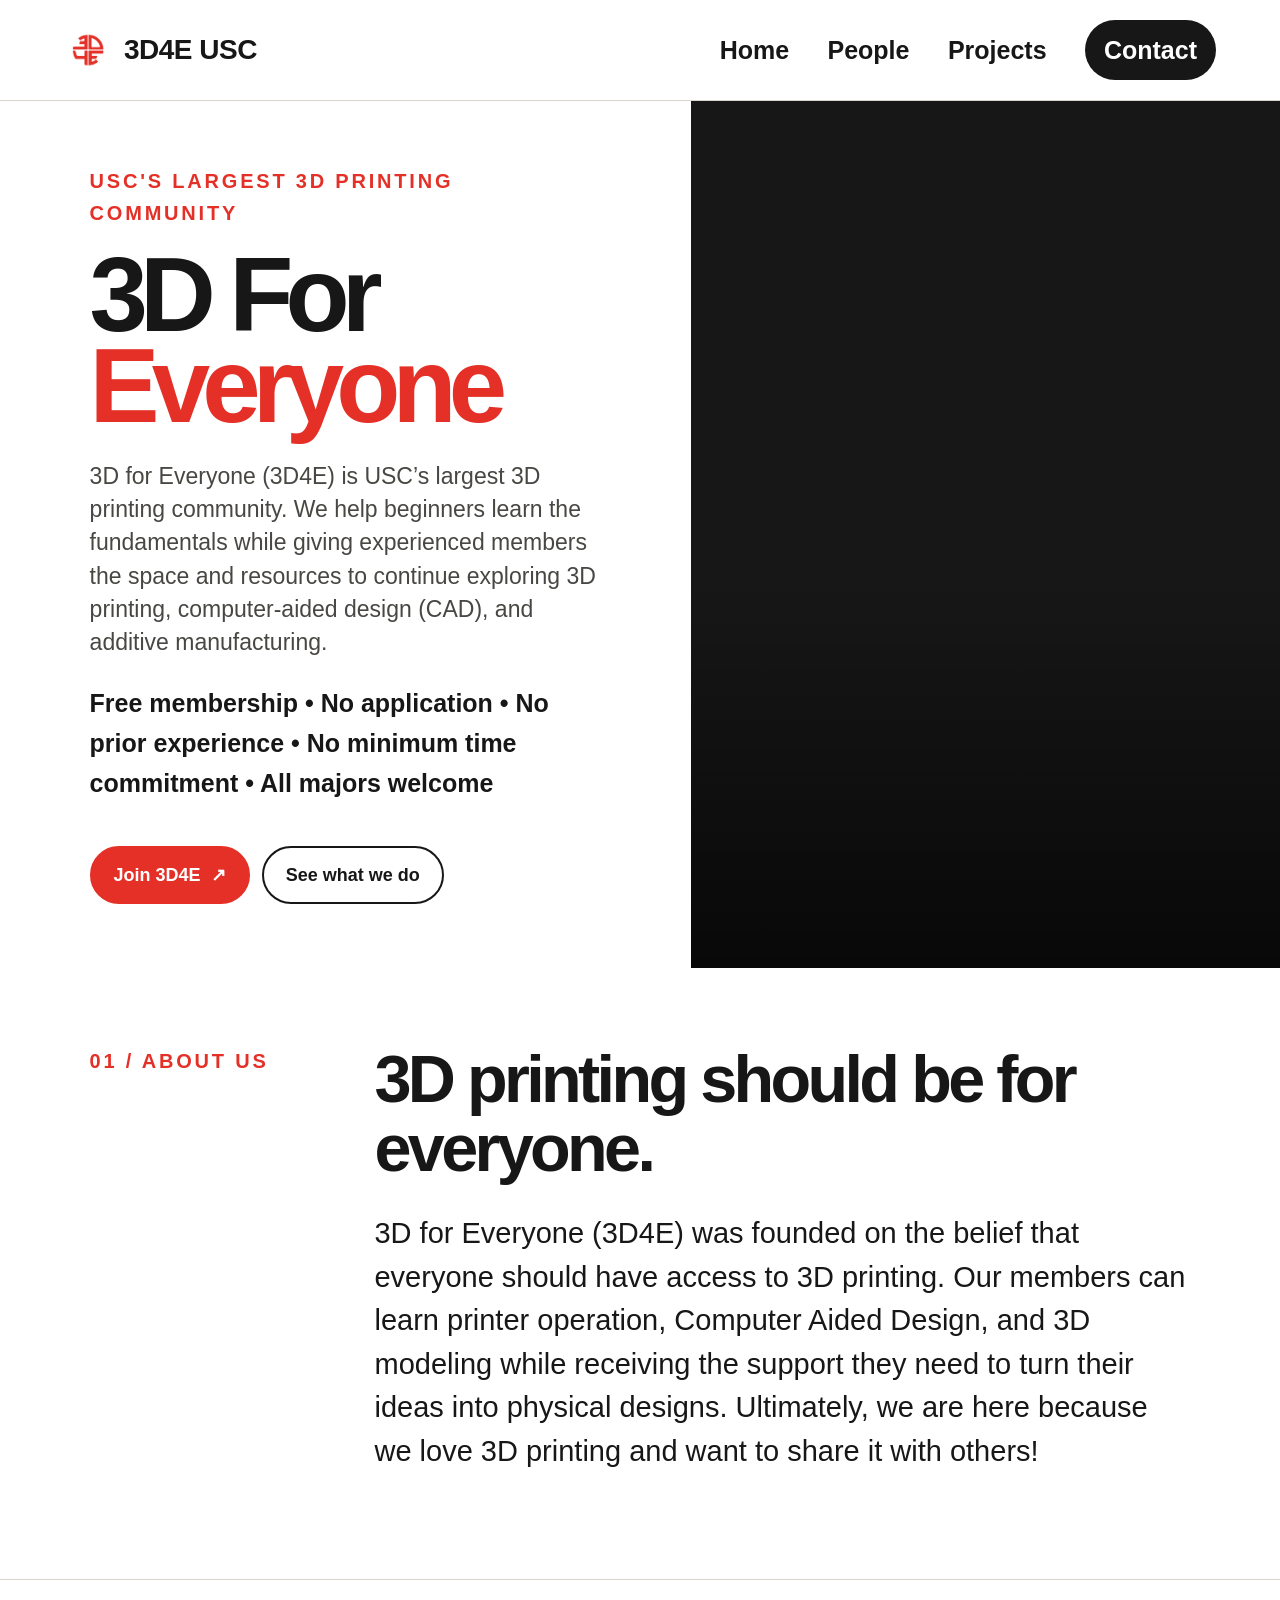
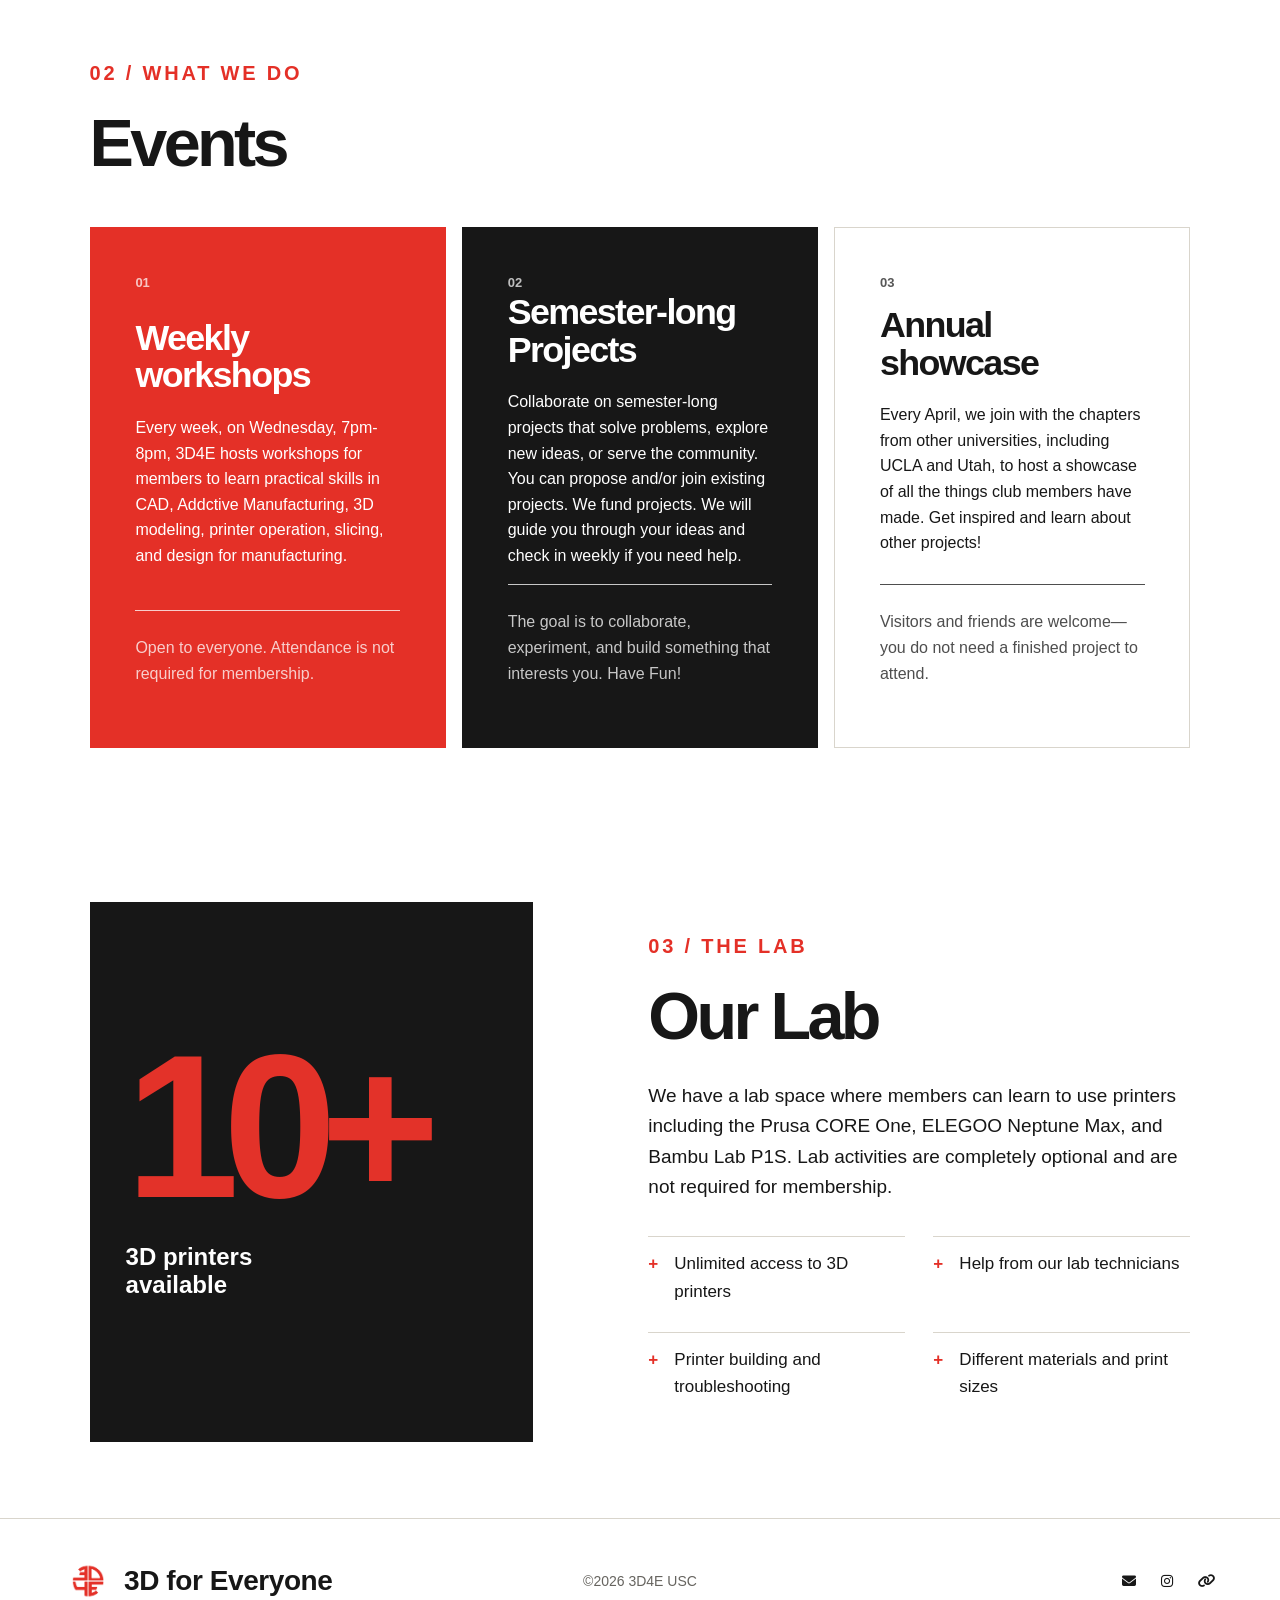
<file: index.html>
<!doctype html>
<html lang="en">

<head>
  <meta charset="utf-8">
  <meta name="viewport" content="width=device-width, initial-scale=1">
  <meta name="description"
    content="3D for Everyone at USC is an inclusive community for learning 3D printing, CAD, and additive manufacturing.">
  <title>3D for Everyone at USC</title>
  <link rel="stylesheet" href="https://cdnjs.cloudflare.com/ajax/libs/font-awesome/6.5.2/css/all.min.css">
  <link rel="stylesheet" href="styles.css">
</head>

<body>
  <header class="site-header">
    <a class="brand" href="index.html" aria-label="3D for Everyone home">
      <img class="brand-logo" src="images/logo.png" alt="3D for Everyone logo">
      <span>3D4E USC</span>
    </a>
    <nav aria-label="Main navigation">
      <a href="index.html">Home</a>
      <a href="people.html">People</a>
       <a href="index.html#projects">Projects</a>
      <a class="nav-cta" href="contact.html">Contact</a>
    </nav>
  </header>

  <main>
    <section class="hero">
      <div class="hero-copy">
        <p class="eyebrow">USC's Largest 3D printing community</p>
        <h1>3D For <span>Everyone</span></h1>
        <p class="hero-lede">
          3D for Everyone (3D4E) is USC’s largest 3D printing community. We help beginners learn the fundamentals while
          giving experienced members the space and resources to continue exploring 3D printing, computer-aided design
          (CAD), and additive manufacturing.
        </p>
        <p class="membership-line">
          Free membership • No application • No prior experience • No minimum time commitment • All majors welcome
        </p>
        <div class="button-row">
          <a class="button button-primary" href="contact.html" target="_blank"
            rel="noopener noreferrer">Join 3D4E <span aria-hidden="true">↗</span></a>
          <a class="button button-secondary" href="#what-we-do">See what we do</a>



        </div>

      </div>
      <div class="hero-art">
        <div class="hero-slideshow">
          <img src="images/club-photo-1.jpg">
          <img src="images/club-photo-2.jpg">
          <img src="images/club-photo-3.jpg">
          <img src="images/club-photo-4.jpg">
          <img src="images/club-photo-5.jpg">
          <img src="images/club-photo-6.jpg">
        </div>

      </div>
    </section>

    <section class="intro section" id="about">
      <p class="section-number">01 / About us</p>
      <div>
        <h2>3D printing should be for everyone.</h2>
        <p>
          3D for Everyone (3D4E) was founded on the belief that everyone should have access to 3D printing. Our members
          can learn printer operation, Computer Aided Design, and 3D modeling while receiving the
          support they need to turn their ideas into physical designs. Ultimately, we are here because we love 3D
          printing and want to share it with others!

        </p>

      </div>
    </section>

    <section class="section activities" id="what-we-do">
      <div class="section-heading">
        <p class="section-number">02 / What we do</p>
        <h2>Events</h2>
      </div>
      <div class="card-grid">
        <article class="info-card red-card">
          <span class="card-icon" aria-hidden="true">01</span>
          <h3>Weekly workshops</h3>
          <p>Every week,
            on Wednesday, 7pm-8pm, 3D4E hosts workshops for members to learn practical skills in CAD, Addctive
            Manufacturing, 3D modeling, printer operation, slicing, and design for manufacturing.</p>
          <p class="card-note">Open to everyone. Attendance is not required for membership.</p>
        </article>
        <article class="info-card dark-card">
          <span class="card-icon" aria-hidden="true">02</span>
          <h3>Semester-long Projects</h3>
          <p>Collaborate on semester-long projects that solve problems, explore new ideas, or serve the community. You
            can propose and/or join existing projects. We fund projects. We will guide you through your ideas and check
            in weekly if you need help. </p>
          <p class="card-note">The goal is to collaborate, experiment, and build something that interests you. Have Fun!
          </p>
        </article>
        <article class="info-card light-card">
          <span class="card-icon" aria-hidden="true">03</span>
          <h3>Annual showcase</h3>
          <p>Every April, we join with the chapters from other universities, including UCLA and Utah, to host a showcase
            of all the things club members
            have made. Get inspired and learn about other projects!
          </p>
          <p class="card-note">Visitors and friends are welcome—you do not need a finished project to attend.</p>
        </article>
      </div>
    </section>

    <section class="section lab-section">
      <div class="lab-stat">
        <strong>10+</strong>
        <span>3D printers available</span>
      </div>
      <div class="lab-copy">
        <p class="section-number">03 / The lab</p>
        <h2>Our Lab</h2>
        <p>We have a lab space where members can learn to use printers including the Prusa CORE One, ELEGOO Neptune Max,
          and Bambu Lab P1S. Lab
          activities are completely optional and are not required for membership.</p>
        <ul class="check-list">
          <li>Unlimited access to 3D printers</li>
          <li>Help from our lab technicians</li>
          <li>Printer building and troubleshooting</li>
          <li>Different materials and print sizes</li>
        </ul>
      </div>
    </section>

    <footer>
      <a class="brand footer-brand" href="index.html"><img class="brand-logo" src="images/logo.png"
          alt="3D for Everyone logo"><span>3D for
          Everyone</span></a>
      <p>©2026 3D4E USC</p>
      <div class="footer-links">
        <a href="mailto:3d4e.usc@gmail.com" aria-label="Email 3D4E">
          <i class="fa-solid fa-envelope"></i>
        </a>

        <a href="https://www.instagram.com/3d4e_usc/" target="_blank" rel="noopener noreferrer"
          aria-label="3D4E Instagram">
          <i class="fa-brands fa-instagram"></i>
        </a>

        <a href="https://linktr.ee/3d4e_at_usc" target="_blank" rel="noopener noreferrer" aria-label="3D4E Linktree">
          <i class="fa-solid fa-link"></i>
        </a>
      </div>
    </footer>
    <script>
      const slides = document.querySelectorAll(".hero-slideshow img");
      let currentSlide = 0;

      if (slides.length > 0) {
        slides[0].classList.add("active");

        setInterval(() => {
          slides[currentSlide].classList.remove("active");

          currentSlide = (currentSlide + 1) % slides.length;

          slides[currentSlide].classList.add("active");
        }, 2000);
      }
    </script>
</body>

</html>
</file>
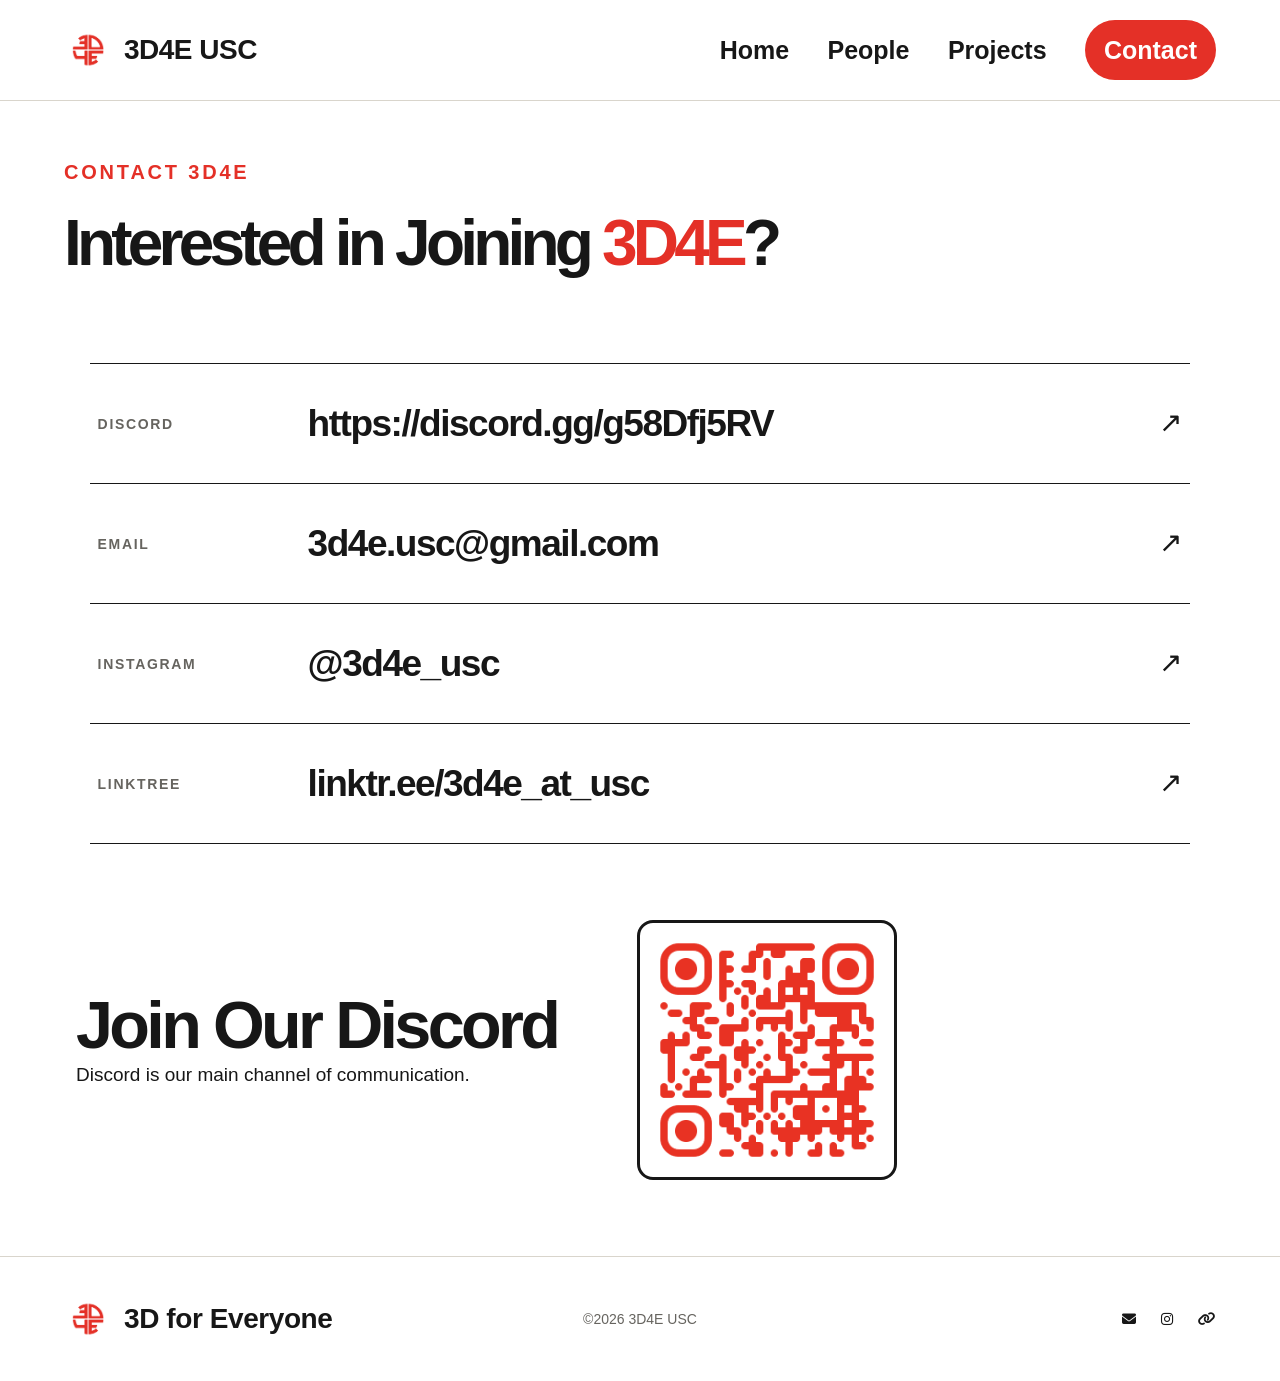
<file: contact.html>
<!doctype html>
<html lang="en">

<head>
  <meta charset="utf-8">
  <meta name="viewport" content="width=device-width, initial-scale=1">
  <meta name="description" content="Contact and join 3D for Everyone at USC.">
  <title>Contact | 3D for Everyone at USC</title>
  <link rel="stylesheet" href="styles.css">
  <link rel="stylesheet" href="https://cdnjs.cloudflare.com/ajax/libs/font-awesome/6.5.2/css/all.min.css">
</head>

<body>
  <header class="site-header">
    <a class="brand" href="index.html" aria-label="3D for Everyone home">
      <img class="brand-logo" src="images/logo.png" alt="3D for Everyone logo">
      <span>3D4E USC</span>
    </a>
    <nav aria-label="Main navigation">
      <a href="index.html">Home</a>
      <a href="people.html">People</a>
      <a href="index.html#projects">Projects</a>
      <a class="nav-cta active" href="contact.html" aria-current="page">Contact</a>
    </nav>
  </header>

  <section class="contact-hero">
    <div class="contact-hero-title">
      <p class="eyebrow">Contact 3D4E</p>

      <h1>Interested in Joining <span>3D4E</span>?</h1>
    </div>
  </section>
  <section class="contact-grid" aria-label="Contact options">
    <a class="contact-card" href="https://discord.gg/g58Dfj5RV" target="_blank" rel="noopener noreferrer">
      <span class="contact-label">Discord</span>
      <strong>https://discord.gg/g58Dfj5RV</strong>
      <span class="arrow" aria-hidden="true">↗</span>
    </a>

    <a class="contact-card" href="mailto:3d4e.usc@gmail.com">
      <span class="contact-label">Email</span>
      <strong>3d4e.usc@gmail.com</strong>
      <span class="arrow" aria-hidden="true">↗</span>
    </a>
    <a class="contact-card" href="https://www.instagram.com/3d4e_usc/" target="_blank" rel="noopener noreferrer">
      <span class="contact-label">Instagram</span>
      <strong>@3d4e_usc</strong>
      <span class="arrow" aria-hidden="true">↗</span>
    </a>
    <a class="contact-card" href="https://linktr.ee/3d4e_at_usc" target="_blank" rel="noopener noreferrer">
      <span class="contact-label">Linktree</span>
      <strong>linktr.ee/3d4e_at_usc</strong>
      <span class="arrow" aria-hidden="true">↗</span>
    </a>
  </section>

  <section class="contact-note">
    <div>
      <h2>Join Our Discord</h2>
      <p>Discord is our main channel of communication. </p>
    </div>

    <a href="https://discord.gg/g58Dfj5RV" target="_blank" rel="noopener noreferrer">
      <img class="discord-qr" src="images/discord.png" alt="QR code for the 3D4E Discord">
    </a>
  </section>
  </main>

  <footer>
    <a class="brand footer-brand" href="index.html"><img class="brand-logo" src="images/logo.png"
        alt="3D for Everyone logo"><span>3D for Everyone</span></a>
    <p>©2026 3D4E USC</p>
    <div class="footer-links">
      <a href="mailto:3d4e.usc@gmail.com" aria-label="Email 3D4E">
        <i class="fa-solid fa-envelope"></i>
      </a>

      <a href="https://www.instagram.com/3d4e_usc/" target="_blank" rel="noopener noreferrer"
        aria-label="3D4E Instagram">
        <i class="fa-brands fa-instagram"></i>
      </a>

      <a href="https://linktr.ee/3d4e_at_usc" target="_blank" rel="noopener noreferrer" aria-label="3D4E Linktree">
        <i class="fa-solid fa-link"></i>
      </a>
    </div>
  </footer>
</body>

</html>
</file>
<file: styles.css>
:root {
  --red: #e43027;
  --red-bright: #e33229;
  --ink: #171717;
  --cream: #ffffff;
  --white: #ffffff;
  --line: #d9d5cc;
  --muted: #66645f;
}

* {
  box-sizing: border-box;
}

html {
  scroll-behavior: smooth;
}

body {
  margin: 0;
  background: var(--cream);
  color: var(--ink);
  font-family: "DM Sans", Arial, sans-serif;
  font-size: 17px;
  line-height: 1.6;
}

a {
  color: inherit;
}

h1,
h2,
h3,
p {
  margin-top: 0;
}

h1,
h2,
h3,
.brand,
.button {
  font-family: "Space Grotesk", Arial, sans-serif;
}

.site-header {
  min-height: 88px;
  padding: 20px clamp(24px, 5vw, 76px);
  display: flex;
  align-items: center;
  justify-content: space-between;
  gap: 24px;
  border-bottom: 1px solid var(--line);
  position: sticky;
  top: 0;
  z-index: 1000;
  background: var(--white);

}

.brand {
  display: inline-flex;
  align-items: center;
  gap: 12px;
  color: var(--ink);
  font-weight: 700;
  text-decoration: none;
  letter-spacing: -.03em;
}

.brand-mark {
  width: 42px;
  height: 42px;
  display: grid;
  place-items: center;
  color: var(--white);
  background: var(--red);
  font-size: 15px;
  border-radius: 50%;
  letter-spacing: -.08em;
}

.brand-logo {
  width: 48px;
  height: 48px;
  object-fit: contain;
}

nav {
  display: flex;
  align-items: center;
  gap: clamp(18px, 3vw, 42px);
}

nav a {
  font-weight: 600;
  text-decoration: none;
  font-size: 25px;
}

nav a:not(.nav-cta):hover {
  color: var(--red);
}

.nav-cta {
  padding: 10px 19px;
  color: var(--white);
  background: var(--ink);
  border-radius: 999px;
}

.nav-cta:hover,
.nav-cta.active {
  background: var(--red);
}

.brand>span {
  font-size: 28px;
}

.hero {
  min-height: calc(100vh - 88px);
  display: grid;
  grid-template-columns: 1.08fr .92fr;
}

.hero-copy {
  padding: clamp(48px, 5vw, 76px) clamp(30px, 7vw, 104px);
  display: flex;
  flex-direction: column;
  justify-content: flex-start;
}

.eyebrow,
.section-number {
  color: var(--red);
  font-family: "Space Grotesk", Arial, sans-serif;
  font-size: 20px;
  font-weight: 700;
  letter-spacing: .14em;
  text-transform: uppercase;
}

.hero h1,
.contact-hero h1 {
  margin-bottom: 28px;
  font-size: clamp(58px, 8.2vw, 110px);
  line-height: .87;
  letter-spacing: -.075em;
}

.hero h1 span,
.contact-hero h1 span {
  color: var(--red);
}

.hero-lede {
  max-width: 630px;
  color: #484743;
  font-size: clamp(18px, 2vw, 23px);
  line-height: 1.45;
}

.button-row {
  margin-top: 18px;
  display: flex;
  flex-wrap: wrap;
  gap: 12px;
}

.button {
  display: inline-flex;
  align-items: center;
  justify-content: center;
  gap: 10px;
  min-height: 52px;
  padding: 13px 22px;
  border: 2px solid var(--ink);
  border-radius: 999px;
  font-size: 18px;
  font-weight: 700;
  text-decoration: none;
  transition: transform .18s ease, background .18s ease;
}

.button:hover {
  transform: translateY(-2px);
}

.button-primary {
  border-color: var(--red);
  color: var(--white);
  background: var(--red);
}

.button-primary:hover {
  background: #a9152e;
}

.button-secondary {
  background: transparent;
}

.button-secondary:hover {
  color: var(--white);
  background: var(--ink);
}

.section {
  padding: clamp(45px, 6vw, 80px) clamp(24px, 7vw, 104px);
}

.intro {
  display: grid;
  grid-template-columns: minmax(180px, .45fr) 1.55fr;
  gap: 48px;
  border-bottom: 1px solid var(--line);
}

.intro h2,
.section-heading h2,
.lab-copy h2,
.contact-note h2 {
  margin-bottom: 30px;
  font-size: clamp(38px, 5.2vw, 72px);
  line-height: 1.03;
  letter-spacing: -.055em;
}

.intro>div p {
  max-width: 900px;
  font-size: clamp(20px, 2.3vw, 29px);
  line-height: 1.5;
}

.activities {
  background: var(--white);
}

.section-heading {
  align-items: start;
}

.card-grid {
  margin-top: 50px;
  display: grid;
  grid-template-columns: repeat(3, 1fr);
  gap: 16px;
}

.info-card {
  min-height: 460px;
  padding: clamp(28px, 3.5vw, 48px);
  display: flex;
  flex-direction: column;
  border: 1px solid var(--line);
}

.card-icon {
  font-family: "Space Grotesk", sans-serif;
  font-size: 13px;
  font-weight: 700;
  opacity: .72;
}

.info-card h3 {
  margin: auto 0 20px;
  font-size: clamp(26px, 2.8vw, 39px);
  line-height: 1.05;
  letter-spacing: -.045em;
}

.info-card p {
  font-size: 16px;
}

.card-note {
  margin-top: auto;
  padding-top: 24px;
  border-top: 1px solid currentColor;
  opacity: .76;
}

.red-card {
  color: var(--white);
  background: var(--red);
  border-color: var(--red);
}

.dark-card {
  color: var(--white);
  background: var(--ink);
  border-color: var(--ink);
}

.light-card {
  background: var(--cream);
}

.lab-section {
  display: grid;
  grid-template-columns: .9fr 1.1fr;
  gap: clamp(50px, 9vw, 140px);
  align-items: center;
}

.lab-stat {
  min-height: 540px;
  padding: 36px;
  display: flex;
  flex-direction: column;
  justify-content: center;
  color: var(--white);
  background: var(--ink);
}

.lab-stat strong {
  color: var(--red-bright);
  font-family: "Space Grotesk", sans-serif;
  font-size: clamp(110px, 16vw, 220px);
  line-height: .8;
  letter-spacing: -.08em;
}

.lab-stat span {
  max-width: 230px;
  margin-top: 34px;
  font-family: "Space Grotesk", sans-serif;
  font-size: 24px;
  font-weight: 600;
  line-height: 1.15;
}

.lab-copy>p:not(.section-number) {
  max-width: 660px;
  font-size: 19px;
}

.check-list {
  padding: 0;
  margin: 34px 0 0;
  display: grid;
  grid-template-columns: 1fr 1fr;
  gap: 14px 28px;
  list-style: none;
}

.check-list li {
  padding: 13px 0 13px 26px;
  position: relative;
  border-top: 1px solid var(--line);
}

.check-list li::before {
  content: "+";
  position: absolute;
  left: 0;
  color: var(--red);
  font-weight: 700;
}

.button-light {
  color: var(--ink);
  background: var(--white);
  border-color: var(--white);
}

.button-light:hover {
  color: var(--white);
  background: var(--ink);
  border-color: var(--ink);
}

footer {
  padding: 38px clamp(24px, 5vw, 76px);
  display: grid;
  grid-template-columns: 1fr auto 1fr;
  align-items: center;
  gap: 30px;
  border-top: 1px solid var(--line);
  font-size: 14px;
}

footer p {
  margin: 0;
  color: var(--muted);
}

.footer-links {
  display: flex;
  justify-content: flex-end;
  gap: 25px;
}

.footer-links a {
  font-weight: 600;
  text-decoration: none;
}

.footer-links a:hover {
  color: var(--red);
}

.contact-main {
  min-height: calc(100vh - 88px);
}

.contact-hero {
  padding: 55px clamp(24px, 5vw, 75px);
  align-items: center;
  gap: 20px;
}


.contact-description {
  max-width: 650px;
  font-size: 21px;
}

.contact-hero h1 {
  margin: 0;
  font-size: clamp(42px, 5vw, 75px);
  line-height: 1.1;
  white-space: nowrap;
  margin-bottom: 30px;
  max-width: 950px;
}

.contact-hero>p:last-child {
  max-width: 650px;
  font-size: 21px;
  color: #494844;
}

.contact-grid {
  margin: 0 clamp(24px, 7vw, 104px);
  border-top: 1px solid var(--ink);
}

.contact-card {
  min-height: 120px;
  padding: 25px 8px;
  display: grid;
  grid-template-columns: 180px 1fr auto;
  align-items: center;
  gap: 30px;
  border-bottom: 1px solid var(--ink);
  text-decoration: none;
  transition: color .2s, padding .2s;
}

.contact-card:hover {
  padding-left: 20px;
  color: var(--red);
}

.contact-label {
  color: var(--muted);
  font-size: 14px;
  font-weight: 700;
  text-transform: uppercase;
  letter-spacing: .12em;
}

.contact-card strong {
  font-family: "Space Grotesk", sans-serif;
  font-size: clamp(22px, 3vw, 37px);
  letter-spacing: -.04em;
}

.arrow {
  font-size: 28px;
}

.contact-note {
  padding: clamp(36px, 6vw, 76px);
  display: grid;
  grid-template-columns: 1fr 1fr;
  gap: 25px 30px;
  align-items: start;
  background: var(--white);
}

.contact-note h2 {
  grid-row: span 2;
  margin: 0;
}

.contact-note p {
  font-size: 19px;
}

.contact-note .button {
  justify-self: start;
}

.contact-note {
  display: flex;
  align-items: center;
  justify-content: flex-start;
  gap: 80px;
}

.discord-qr {
  display: block;
  width: 260px;
  height: 260px;
  padding: 12px;
  object-fit: contain;
  background: white;
  border: 3px solid var(--ink);
  border-radius: 16px;
  transition: transform 0.2s ease;
}

.discord-qr:hover {
  transform: scale(1.04);
}



.hero-art {
  position: relative;
  min-height: 650px;
  overflow: hidden;
  background: var(--ink);
}

.hero-slideshow {
  position: absolute;
  inset: 0;
}

.hero-slideshow img {
  position: absolute;
  width: 100%;
  height: 100%;
  object-fit: cover;
  opacity: 0;
  animation: hero-slideshow 20s infinite;
}

.membership-line {
  color: var(--black);
  font-size: 25px !important;
  font-weight: 700;
}

@keyframes hero-slideshow {
  0% {
    opacity: 0;
    transform: scale(1);
  }

  5% {
    opacity: 1;
  }

  25% {
    opacity: 1;
  }

  30% {
    opacity: 0;
    transform: scale(1.05);
  }

  100% {
    opacity: 0;
  }
}

/* Dark gradient so the caption stays readable. */
.hero-art::after {
  content: "";
  position: absolute;
  inset: 0;
  width: auto;
  height: auto;
  border: 0;
  border-radius: 0;
  background: linear-gradient(to top,
      rgba(0, 0, 0, 0.65),
      transparent 45%);
  pointer-events: none;
}

.photo-caption {
  position: absolute;
  right: 32px;
  bottom: 22px;
  z-index: 2;
  margin: 0;
  color: white;
  font-size: 13px;
  letter-spacing: 0.08em;
  text-transform: uppercase;
}

@media (prefers-reduced-motion: reduce) {
  .hero-slideshow img {
    display: none;
    animation: none;
  }

  .hero-slideshow img:first-child {
    display: block;
    opacity: 1;
  }
}

@media (max-width: 900px) {
  .hero {
    grid-template-columns: 1fr;
  }

  .hero-art {
    min-height: 600px;
  }

  .intro,
  .section-heading,
  .lab-section,
  .contact-note {
    grid-template-columns: 1fr;
  }

  .card-grid {
    grid-template-columns: 1fr;
  }

  .info-card {
    min-height: 360px;
  }

  .check-list {
    grid-template-columns: 1fr;
  }

  .footer-links {
    display: flex;
    justify-content: flex-end;
    align-items: center;
    gap: 24px;
  }

  .footer-links a {
    display: inline-flex;
    align-items: center;
    justify-content: center;
    color: var(--ink);
    font-size: 27px;
    text-decoration: none;
    transition:
      color 0.2s ease,
      transform 0.2s ease;
  }

  .footer-links a:hover {
    color: var(--red);
    transform: translateY(-3px);
  }

  .contact-note h2 {
    grid-row: auto;
  }
}

@media (max-width: 650px) {
  body {
    font-size: 16px;
  }

  .site-header {
    align-items: flex-start;
    flex-direction: column;
  }

  nav {
    width: 100%;
    overflow-x: auto;
    gap: 22px;
    padding-bottom: 2px;
  }

  nav a {
    white-space: nowrap;
  }

  .hero {
    min-height: auto;
  }

  .hero-copy {
    padding-top: 70px;
    padding-bottom: 75px;
  }

  .hero-art {
    min-height: 480px;
  }

  .printer-frame {
    width: 72%;
    border-width: 12px;
    border-top-width: 20px;
  }

  .intro,
  .section-heading {
    gap: 14px;
  }

  .lab-stat {
    min-height: 390px;
  }

  .contact-card {
    grid-template-columns: 1fr auto;
    gap: 4px 16px;
  }

  .contact-label {
    grid-column: 1 / -1;
  }

  .footer-brand span:last-child {
    display: inline;
  }

  .discord-qr {
    width: 220px;
    height: 220px;
  }
}

@media (prefers-reduced-motion: reduce) {
  html {
    scroll-behavior: auto;
  }

  .button,
  .contact-card {
    transition: none;
  }
}

/* Final mobile overrides */
@media (max-width: 768px) {
  body {
    font-size: 16px;
    overflow-x: hidden;
  }

  .site-header {
    min-height: auto;
    padding: 14px 20px;
    align-items: center;
    flex-direction: row;
    flex-wrap: wrap;
    gap: 12px;
  }

  .brand {
    gap: 8px;
  }

  .brand-logo {
    width: 34px;
    height: 34px;
  }

  .brand>span {
    font-size: 19px;
  }

  nav {
    order: 2;
    width: 100%;
    display: flex;
    justify-content: space-between;
    gap: 8px;
    overflow: visible;
  }

  nav a {
    padding: 7px 3px;
    font-size: 14px;
    white-space: nowrap;
  }

  .nav-cta {
    padding: 7px 13px;
  }

  .hero {
    min-height: auto;
    grid-template-columns: 1fr;
  }

  .hero-copy {
    padding: 60px 20px 55px;
  }

  .eyebrow,
  .section-number {
    font-size: 13px;
    letter-spacing: .11em;
  }

  .hero h1,
  .contact-hero h1 {
    margin-bottom: 22px;
    font-size: clamp(48px, 15vw, 68px);
    line-height: .92;
    letter-spacing: -.065em;
    white-space: normal;
  }

  .hero-lede,
  .contact-description {
    font-size: 18px;
  }

  .button-row {
    display: grid;
    grid-template-columns: 1fr;
  }

  .button {
    width: 100%;
    min-height: 48px;
    padding: 11px 18px;
    font-size: 16px;
  }

  .hero-art {
    min-height: 360px;
  }

  .section {
    padding: 64px 20px;
  }

  .intro,
  .section-heading,
  .lab-section {
    grid-template-columns: 1fr;
    gap: 18px;
  }

  .intro h2,
  .section-heading h2,
  .lab-copy h2,
  .contact-note h2 {
    margin-bottom: 20px;
    font-size: 38px;
    line-height: 1.05;
  }

  .intro>div p {
    font-size: 19px;
    line-height: 1.5;
  }

  .membership-line {
    font-size: 16px !important;
    line-height: 1.7;
    white-space: normal;
  }

  .card-grid {
    margin-top: 30px;
    grid-template-columns: 1fr;
    gap: 12px;
  }

  .info-card {
    min-height: 0;
    padding: 28px 24px;
  }

  .info-card h3 {
    margin: 55px 0 18px;
    font-size: 31px;
  }

  .lab-section {
    gap: 38px;
  }

  .lab-stat {
    min-height: 300px;
    padding: 28px;
  }

  .lab-stat strong {
    font-size: 110px;
  }

  .check-list {
    grid-template-columns: 1fr;
  }

  .contact-main {
    min-height: auto;
  }

  .contact-hero {
    padding: 48px 20px 38px;
  }

  .contact-grid {
    margin: 0 20px;
  }

  .contact-card {
    min-height: 96px;
    padding: 18px 4px;
    grid-template-columns: 1fr auto;
    gap: 5px 12px;
  }

  .contact-card:hover {
    padding-left: 4px;
  }

  .contact-label {
    grid-column: 1 / -1;
    font-size: 12px;
  }

  .contact-card strong {
    min-width: 0;
    overflow-wrap: anywhere;
    font-size: 21px;
  }

  .arrow {
    font-size: 22px;
  }

  .contact-note {
    margin: 0;
    padding: 58px 20px;
    display: flex;
    flex-direction: column;
    align-items: center;
    gap: 26px;
    text-align: center;
  }

  .discord-qr {
    width: min(220px, 75vw);
    height: auto;
    aspect-ratio: 1;
  }

  footer {
    padding: 28px 20px;
    grid-template-columns: 1fr auto;
    gap: 22px 12px;
  }

  footer p {
    grid-column: 1 / -1;
    grid-row: 2;
  }

  .footer-links {
    justify-content: flex-end;
    gap: 18px;
  }

  .footer-links a {
    font-size: 27px;
  }
}

@media (max-width: 430px) {
  .brand>span {
    font-size: 17px;
  }

  nav a {
    font-size: 17px;
  }

  .nav-cta {
    padding: 6px 10px;
  }

  .hero h1,
  .contact-hero h1 {
    font-size: clamp(43px, 14vw, 58px);
  }
}
</file>
